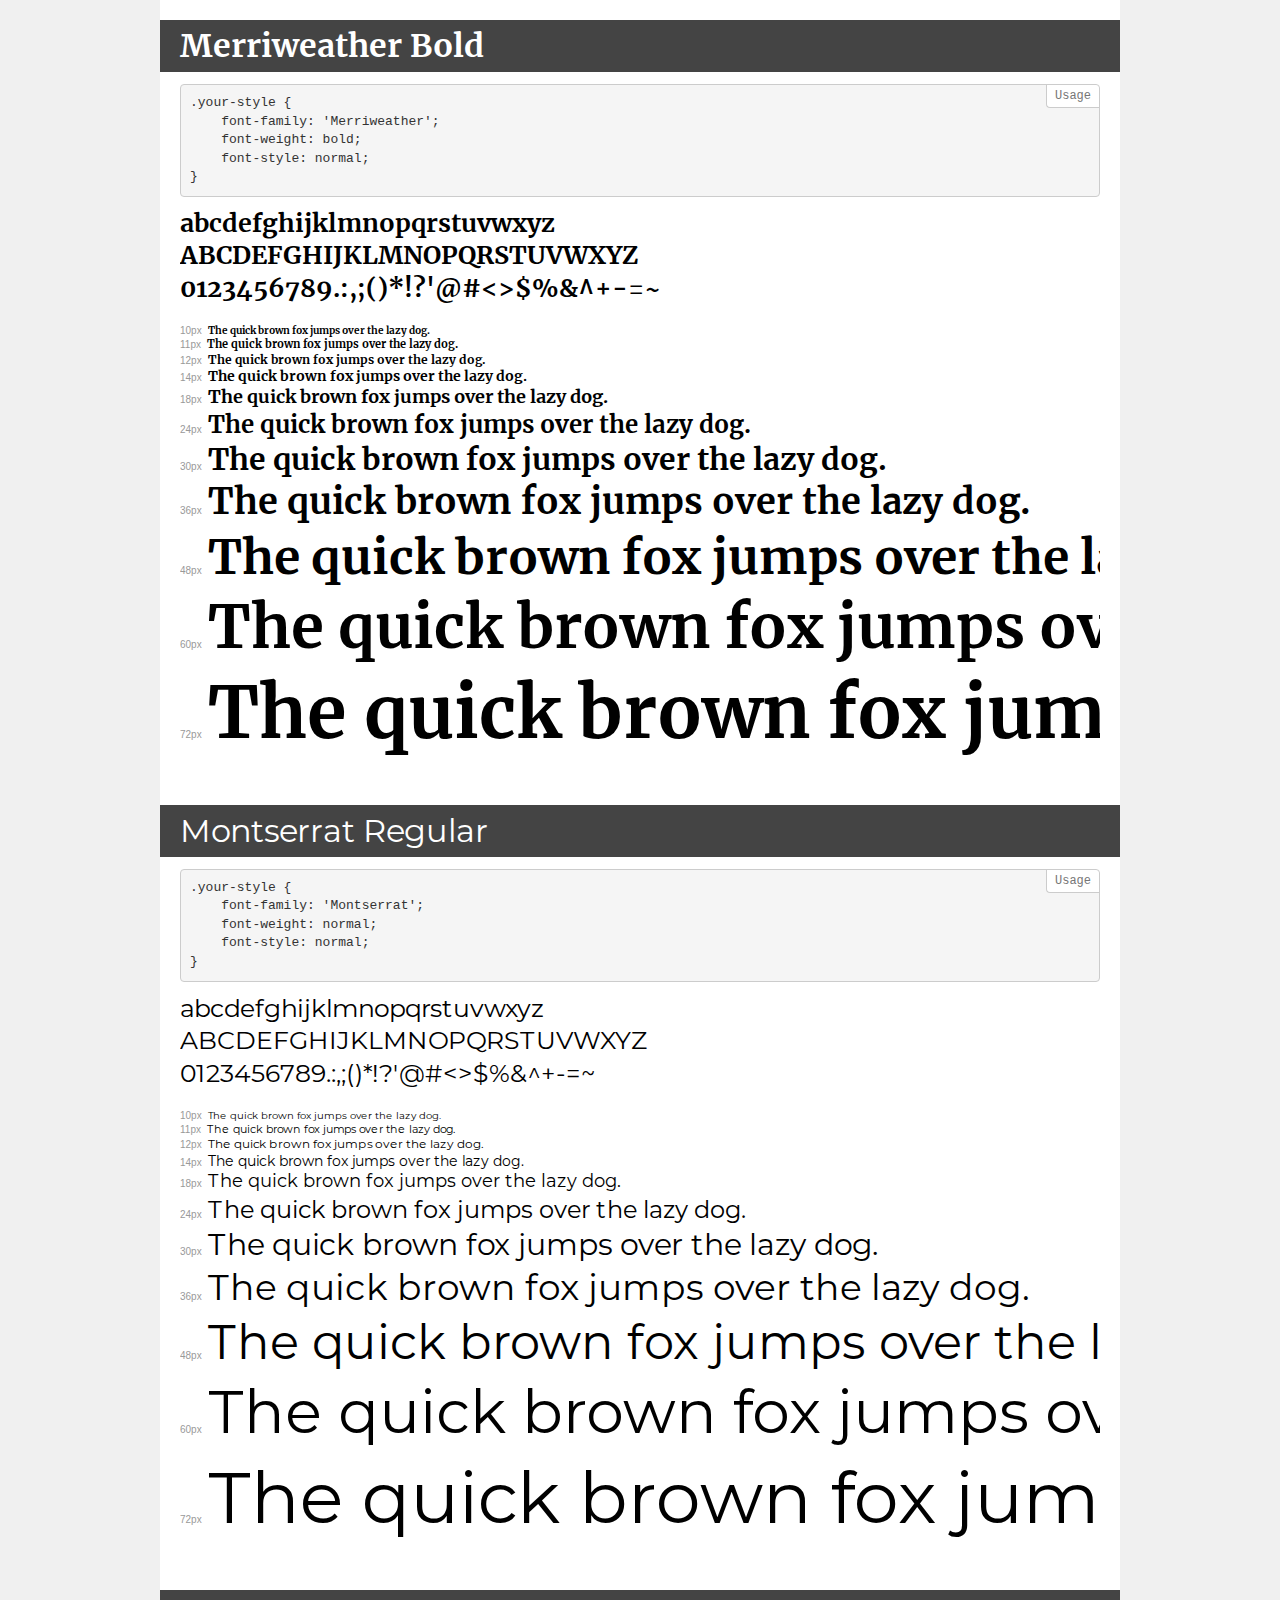
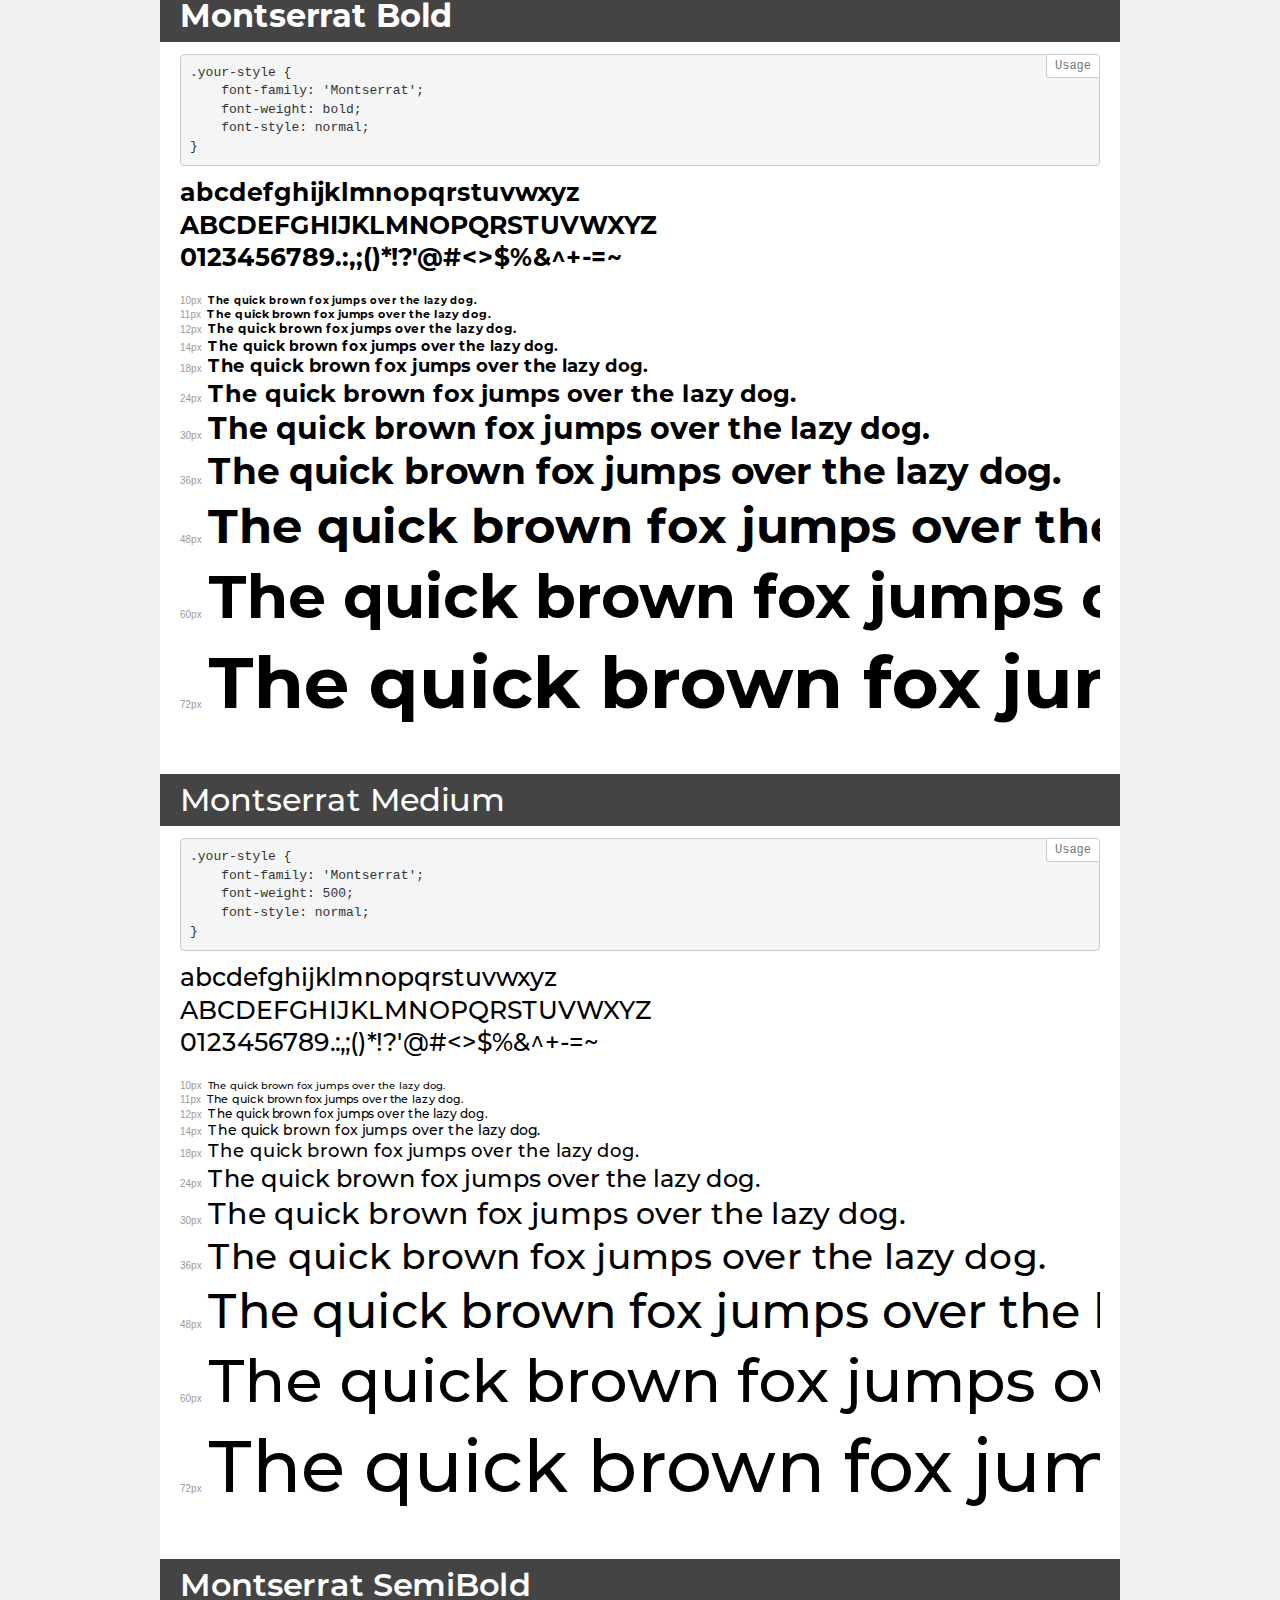
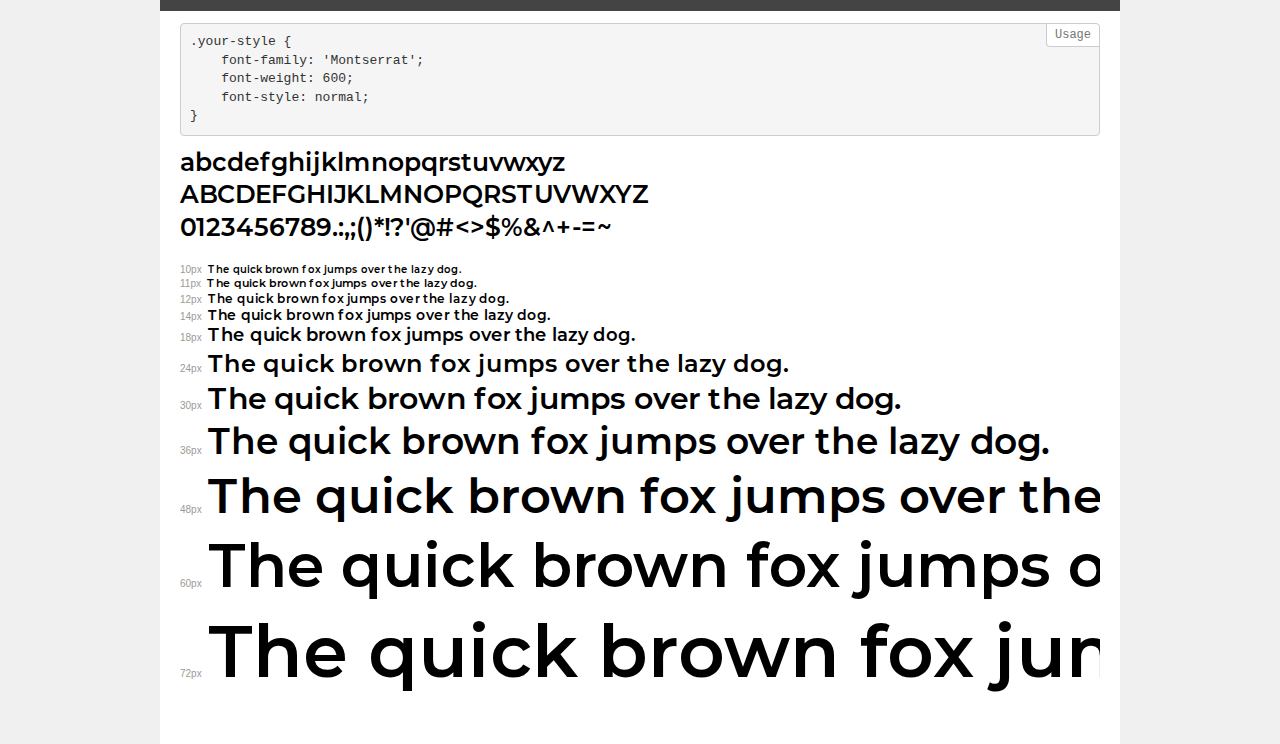
<file: assets/fonts/demo.html>
<!DOCTYPE html>
<html lang="en">
<head>
    <meta charset="utf-8">
    <meta http-equiv="X-UA-Compatible" content="IE=edge">
    <meta name="viewport" content="width=device-width, initial-scale=1">
    <meta name="robots" content="noindex, noarchive">
    <meta name="format-detection" content="telephone=no">
    <title>Transfonter demo</title>
    <link href="stylesheet.css" rel="stylesheet">
    <style>
        /*
        http://meyerweb.com/eric/tools/css/reset/
        v2.0 | 20110126
        License: none (public domain)
        */
        html, body, div, span, applet, object, iframe,
        h1, h2, h3, h4, h5, h6, p, blockquote, pre,
        a, abbr, acronym, address, big, cite, code,
        del, dfn, em, img, ins, kbd, q, s, samp,
        small, strike, strong, sub, sup, tt, var,
        b, u, i, center,
        dl, dt, dd, ol, ul, li,
        fieldset, form, label, legend,
        table, caption, tbody, tfoot, thead, tr, th, td,
        article, aside, canvas, details, embed,
        figure, figcaption, footer, header, hgroup,
        menu, nav, output, ruby, section, summary,
        time, mark, audio, video {
            margin: 0;
            padding: 0;
            border: 0;
            font-size: 100%;
            font: inherit;
            vertical-align: baseline;
        }
        /* HTML5 display-role reset for older browsers */
        article, aside, details, figcaption, figure,
        footer, header, hgroup, menu, nav, section {
            display: block;
        }
        body {
            line-height: 1;
        }
        ol, ul {
            list-style: none;
        }
        blockquote, q {
            quotes: none;
        }
        blockquote:before, blockquote:after,
        q:before, q:after {
            content: '';
            content: none;
        }
        table {
            border-collapse: collapse;
            border-spacing: 0;
        }
        /* demo styles */
        body {
            background: #f0f0f0;
            color: #000;
        }
        .page {
            background: #fff;
            width: 920px;
            margin: 0 auto;
            padding: 20px 20px 0 20px;
            overflow: hidden;
        }
        .font-container {
            overflow-x: auto;
            overflow-y: hidden;
            margin-bottom: 40px;
            line-height: 1.3;
            white-space: nowrap;
            padding-bottom: 5px;
        }
        h1 {
            position: relative;
            background: #444;
            font-size: 32px;
            color: #fff;
            padding: 10px 20px;
            margin: 0 -20px 12px -20px;
        }
        .letters {
            font-size: 25px;
            margin-bottom: 20px;
        }
        .s10:before {
            content: '10px';
        }
        .s11:before {
            content: '11px';
        }
        .s12:before {
            content: '12px';
        }
        .s14:before {
            content: '14px';
        }
        .s18:before {
            content: '18px';
        }
        .s24:before {
            content: '24px';
        }
        .s30:before {
            content: '30px';
        }
        .s36:before {
            content: '36px';
        }
        .s48:before {
            content: '48px';
        }
        .s60:before {
            content: '60px';
        }
        .s72:before {
            content: '72px';
        }
        .s10:before, .s11:before, .s12:before, .s14:before,
        .s18:before, .s24:before, .s30:before, .s36:before,
        .s48:before, .s60:before, .s72:before {
            font-family: Arial, sans-serif;
            font-size: 10px;
            font-weight: normal;
            font-style: normal;
            color: #999;
            padding-right: 6px;
        }
        pre {
            display: block;
            position: relative;
            padding: 9px;
            margin: 0 0 10px;
            font-family: Monaco, Menlo, Consolas, "Courier New", monospace;
            font-size: 13px;
            line-height: 1.428571429;
            color: #333;
            font-weight: normal;
            font-style: normal;
            background-color: #f5f5f5;
            border: 1px solid #ccc;
            overflow-x: auto;
            border-radius: 4px;
        }
        pre:after {
            display: block;
            position: absolute;
            right: 0;
            top: 0;
            content: 'Usage';
            line-height: 1;
            padding: 5px 8px;
            font-size: 12px;
            color: #767676;
            background-color: #fff;
            border: 1px solid #ccc;
            border-right: none;
            border-top: none;
            border-radius: 0 4px 0 4px;
            z-index: 10;
        }
        /* responsive */
        @media (max-width: 959px) {
            .page {
                width: auto;
                margin: 0;
            }
        }
    </style>
</head>
<body>
<div class="page">
    <div class="demo">
        <h1 style="font-family: 'Merriweather'; font-weight: bold; font-style: normal;">Merriweather Bold</h1>
        <pre>.your-style {
    font-family: 'Merriweather';
    font-weight: bold;
    font-style: normal;
}</pre>
        <div class="font-container" style="font-family: 'Merriweather'; font-weight: bold; font-style: normal;">
            <p class="letters">
                abcdefghijklmnopqrstuvwxyz<br>
ABCDEFGHIJKLMNOPQRSTUVWXYZ<br>
                0123456789.:,;()*!?'@#<>$%&^+-=~
            </p>
            <p class="s10" style="font-size: 10px;">The quick brown fox jumps over the lazy dog.</p>
            <p class="s11" style="font-size: 11px;">The quick brown fox jumps over the lazy dog.</p>
            <p class="s12" style="font-size: 12px;">The quick brown fox jumps over the lazy dog.</p>
            <p class="s14" style="font-size: 14px;">The quick brown fox jumps over the lazy dog.</p>
            <p class="s18" style="font-size: 18px;">The quick brown fox jumps over the lazy dog.</p>
            <p class="s24" style="font-size: 24px;">The quick brown fox jumps over the lazy dog.</p>
            <p class="s30" style="font-size: 30px;">The quick brown fox jumps over the lazy dog.</p>
            <p class="s36" style="font-size: 36px;">The quick brown fox jumps over the lazy dog.</p>
            <p class="s48" style="font-size: 48px;">The quick brown fox jumps over the lazy dog.</p>
            <p class="s60" style="font-size: 60px;">The quick brown fox jumps over the lazy dog.</p>
            <p class="s72" style="font-size: 72px;">The quick brown fox jumps over the lazy dog.</p>
        </div>
    </div>
    <div class="demo">
        <h1 style="font-family: 'Montserrat'; font-weight: normal; font-style: normal;">Montserrat Regular</h1>
        <pre>.your-style {
    font-family: 'Montserrat';
    font-weight: normal;
    font-style: normal;
}</pre>
        <div class="font-container" style="font-family: 'Montserrat'; font-weight: normal; font-style: normal;">
            <p class="letters">
                abcdefghijklmnopqrstuvwxyz<br>
ABCDEFGHIJKLMNOPQRSTUVWXYZ<br>
                0123456789.:,;()*!?'@#<>$%&^+-=~
            </p>
            <p class="s10" style="font-size: 10px;">The quick brown fox jumps over the lazy dog.</p>
            <p class="s11" style="font-size: 11px;">The quick brown fox jumps over the lazy dog.</p>
            <p class="s12" style="font-size: 12px;">The quick brown fox jumps over the lazy dog.</p>
            <p class="s14" style="font-size: 14px;">The quick brown fox jumps over the lazy dog.</p>
            <p class="s18" style="font-size: 18px;">The quick brown fox jumps over the lazy dog.</p>
            <p class="s24" style="font-size: 24px;">The quick brown fox jumps over the lazy dog.</p>
            <p class="s30" style="font-size: 30px;">The quick brown fox jumps over the lazy dog.</p>
            <p class="s36" style="font-size: 36px;">The quick brown fox jumps over the lazy dog.</p>
            <p class="s48" style="font-size: 48px;">The quick brown fox jumps over the lazy dog.</p>
            <p class="s60" style="font-size: 60px;">The quick brown fox jumps over the lazy dog.</p>
            <p class="s72" style="font-size: 72px;">The quick brown fox jumps over the lazy dog.</p>
        </div>
    </div>
    <div class="demo">
        <h1 style="font-family: 'Montserrat'; font-weight: bold; font-style: normal;">Montserrat Bold</h1>
        <pre>.your-style {
    font-family: 'Montserrat';
    font-weight: bold;
    font-style: normal;
}</pre>
        <div class="font-container" style="font-family: 'Montserrat'; font-weight: bold; font-style: normal;">
            <p class="letters">
                abcdefghijklmnopqrstuvwxyz<br>
ABCDEFGHIJKLMNOPQRSTUVWXYZ<br>
                0123456789.:,;()*!?'@#<>$%&^+-=~
            </p>
            <p class="s10" style="font-size: 10px;">The quick brown fox jumps over the lazy dog.</p>
            <p class="s11" style="font-size: 11px;">The quick brown fox jumps over the lazy dog.</p>
            <p class="s12" style="font-size: 12px;">The quick brown fox jumps over the lazy dog.</p>
            <p class="s14" style="font-size: 14px;">The quick brown fox jumps over the lazy dog.</p>
            <p class="s18" style="font-size: 18px;">The quick brown fox jumps over the lazy dog.</p>
            <p class="s24" style="font-size: 24px;">The quick brown fox jumps over the lazy dog.</p>
            <p class="s30" style="font-size: 30px;">The quick brown fox jumps over the lazy dog.</p>
            <p class="s36" style="font-size: 36px;">The quick brown fox jumps over the lazy dog.</p>
            <p class="s48" style="font-size: 48px;">The quick brown fox jumps over the lazy dog.</p>
            <p class="s60" style="font-size: 60px;">The quick brown fox jumps over the lazy dog.</p>
            <p class="s72" style="font-size: 72px;">The quick brown fox jumps over the lazy dog.</p>
        </div>
    </div>
    <div class="demo">
        <h1 style="font-family: 'Montserrat'; font-weight: 500; font-style: normal;">Montserrat Medium</h1>
        <pre>.your-style {
    font-family: 'Montserrat';
    font-weight: 500;
    font-style: normal;
}</pre>
        <div class="font-container" style="font-family: 'Montserrat'; font-weight: 500; font-style: normal;">
            <p class="letters">
                abcdefghijklmnopqrstuvwxyz<br>
ABCDEFGHIJKLMNOPQRSTUVWXYZ<br>
                0123456789.:,;()*!?'@#<>$%&^+-=~
            </p>
            <p class="s10" style="font-size: 10px;">The quick brown fox jumps over the lazy dog.</p>
            <p class="s11" style="font-size: 11px;">The quick brown fox jumps over the lazy dog.</p>
            <p class="s12" style="font-size: 12px;">The quick brown fox jumps over the lazy dog.</p>
            <p class="s14" style="font-size: 14px;">The quick brown fox jumps over the lazy dog.</p>
            <p class="s18" style="font-size: 18px;">The quick brown fox jumps over the lazy dog.</p>
            <p class="s24" style="font-size: 24px;">The quick brown fox jumps over the lazy dog.</p>
            <p class="s30" style="font-size: 30px;">The quick brown fox jumps over the lazy dog.</p>
            <p class="s36" style="font-size: 36px;">The quick brown fox jumps over the lazy dog.</p>
            <p class="s48" style="font-size: 48px;">The quick brown fox jumps over the lazy dog.</p>
            <p class="s60" style="font-size: 60px;">The quick brown fox jumps over the lazy dog.</p>
            <p class="s72" style="font-size: 72px;">The quick brown fox jumps over the lazy dog.</p>
        </div>
    </div>
    <div class="demo">
        <h1 style="font-family: 'Montserrat'; font-weight: 600; font-style: normal;">Montserrat SemiBold</h1>
        <pre>.your-style {
    font-family: 'Montserrat';
    font-weight: 600;
    font-style: normal;
}</pre>
        <div class="font-container" style="font-family: 'Montserrat'; font-weight: 600; font-style: normal;">
            <p class="letters">
                abcdefghijklmnopqrstuvwxyz<br>
ABCDEFGHIJKLMNOPQRSTUVWXYZ<br>
                0123456789.:,;()*!?'@#<>$%&^+-=~
            </p>
            <p class="s10" style="font-size: 10px;">The quick brown fox jumps over the lazy dog.</p>
            <p class="s11" style="font-size: 11px;">The quick brown fox jumps over the lazy dog.</p>
            <p class="s12" style="font-size: 12px;">The quick brown fox jumps over the lazy dog.</p>
            <p class="s14" style="font-size: 14px;">The quick brown fox jumps over the lazy dog.</p>
            <p class="s18" style="font-size: 18px;">The quick brown fox jumps over the lazy dog.</p>
            <p class="s24" style="font-size: 24px;">The quick brown fox jumps over the lazy dog.</p>
            <p class="s30" style="font-size: 30px;">The quick brown fox jumps over the lazy dog.</p>
            <p class="s36" style="font-size: 36px;">The quick brown fox jumps over the lazy dog.</p>
            <p class="s48" style="font-size: 48px;">The quick brown fox jumps over the lazy dog.</p>
            <p class="s60" style="font-size: 60px;">The quick brown fox jumps over the lazy dog.</p>
            <p class="s72" style="font-size: 72px;">The quick brown fox jumps over the lazy dog.</p>
        </div>
    </div>
</div>
</body>
</html>
</file>
<file: assets/fonts/stylesheet.css>
@font-face {
    font-family: 'Merriweather';
    src: url('Merriweather-Bold.woff2') format('woff2'),
        url('Merriweather-Bold.woff') format('woff');
    font-weight: bold;
    font-style: normal;
    font-display: swap;
}

@font-face {
    font-family: 'Montserrat';
    src: url('Montserrat-Regular.woff2') format('woff2'),
        url('Montserrat-Regular.woff') format('woff');
    font-weight: normal;
    font-style: normal;
    font-display: swap;
}

@font-face {
    font-family: 'Montserrat';
    src: url('Montserrat-Bold.woff2') format('woff2'),
        url('Montserrat-Bold.woff') format('woff');
    font-weight: bold;
    font-style: normal;
    font-display: swap;
}

@font-face {
    font-family: 'Montserrat';
    src: url('Montserrat-Medium.woff2') format('woff2'),
        url('Montserrat-Medium.woff') format('woff');
    font-weight: 500;
    font-style: normal;
    font-display: swap;
}

@font-face {
    font-family: 'Montserrat';
    src: url('Montserrat-SemiBold.woff2') format('woff2'),
        url('Montserrat-SemiBold.woff') format('woff');
    font-weight: 600;
    font-style: normal;
    font-display: swap;
}
</file>
